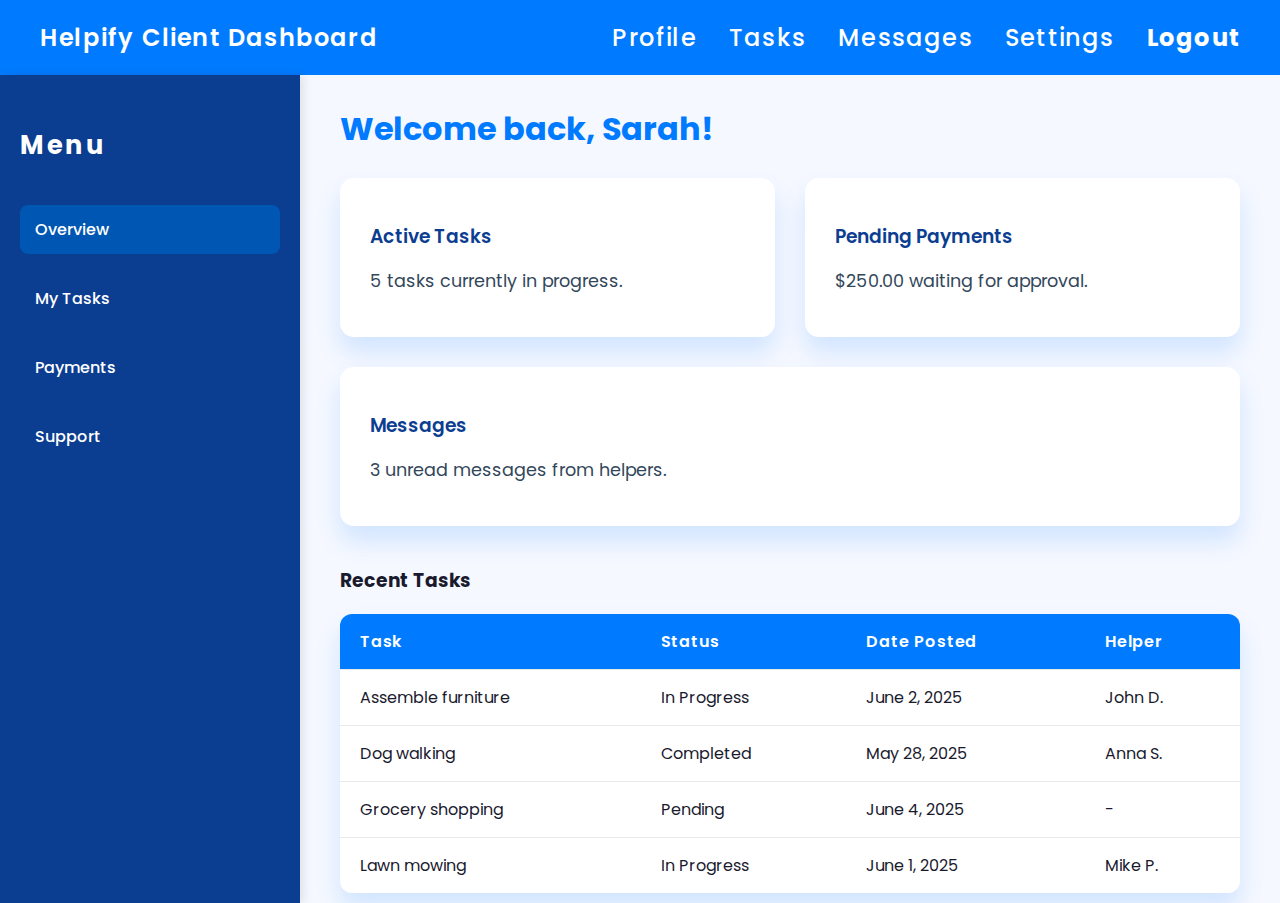
<file: dash.html>
<!DOCTYPE html>
<html lang="en">
<head>
  <meta charset="UTF-8" />
  <meta name="viewport" content="width=device-width, initial-scale=1" />
  <title>Client Dashboard - Helpify</title>
  <link href="https://fonts.googleapis.com/css2?family=Poppins:wght@400;600&display=swap" rel="stylesheet" />
  <style>
    body {
      font-family: 'Poppins', sans-serif;
      margin: 0;
      background: #f5f8ff;
      color: #1a1a2e;
    }
    header {
      background: #007bff;
      color: white;
      padding: 20px 40px;
      font-weight: 600;
      font-size: 1.5rem;
      letter-spacing: 0.05em;
      display: flex;
      justify-content: space-between;
      align-items: center;
    }
    header nav a {
      color: white;
      text-decoration: none;
      margin-left: 25px;
      font-weight: 500;
      transition: color 0.3s ease;
    }
    header nav a:hover {
      color: #cce0ff;
    }

    .dashboard-container {
      display: flex;
      height: calc(100vh - 72px);
    }
    /* Sidebar */
    .sidebar {
      width: 260px;
      background: #0b3d91;
      color: white;
      display: flex;
      flex-direction: column;
      padding: 30px 20px;
      box-shadow: 3px 0 10px rgba(0,0,0,0.1);
    }
    .sidebar h2 {
      margin-bottom: 40px;
      font-weight: 700;
      font-size: 1.6rem;
      letter-spacing: 0.1em;
    }
    .sidebar a {
      color: white;
      text-decoration: none;
      margin-bottom: 20px;
      font-weight: 500;
      padding: 12px 15px;
      border-radius: 8px;
      transition: background 0.3s ease;
    }
    .sidebar a.active,
    .sidebar a:hover {
      background: #0056b3;
    }

    /* Main content */
    .main-content {
      flex: 1;
      padding: 30px 40px;
      overflow-y: auto;
    }
    .welcome-msg {
      font-size: 2rem;
      font-weight: 700;
      margin-bottom: 25px;
      color: #007bff;
    }

    /* Cards */
    .cards {
      display: flex;
      gap: 30px;
      flex-wrap: wrap;
      margin-bottom: 40px;
    }
    .card {
      background: white;
      box-shadow: 0 15px 25px rgba(0,123,255,0.15);
      border-radius: 14px;
      padding: 25px 30px;
      flex: 1 1 250px;
      min-width: 250px;
      transition: transform 0.3s ease;
      cursor: default;
    }
    .card:hover {
      transform: translateY(-8px);
      box-shadow: 0 25px 35px rgba(0,123,255,0.25);
    }
    .card h3 {
      font-weight: 600;
      margin-bottom: 10px;
      color: #0b3d91;
    }
    .card p {
      font-size: 1.1rem;
      color: #33475b;
    }

    /* Table */
    table {
      width: 100%;
      border-collapse: collapse;
      background: white;
      border-radius: 12px;
      overflow: hidden;
      box-shadow: 0 15px 25px rgba(0,123,255,0.15);
    }
    th, td {
      padding: 15px 20px;
      text-align: left;
      border-bottom: 1px solid #eaeaea;
    }
    th {
      background: #007bff;
      color: white;
      font-weight: 600;
      letter-spacing: 0.05em;
    }
    tr:last-child td {
      border-bottom: none;
    }
    tbody tr:hover {
      background: #f0f6ff;
    }

    /* Responsive */
    @media (max-width: 900px) {
      .dashboard-container {
        flex-direction: column;
      }
      .sidebar {
        width: 100%;
        flex-direction: row;
        overflow-x: auto;
        padding: 15px;
      }
      .sidebar h2 {
        display: none;
      }
      .sidebar a {
        margin-bottom: 0;
        margin-right: 20px;
        padding: 10px 15px;
        white-space: nowrap;
      }
      .main-content {
        padding: 20px;
      }
      .cards {
        flex-direction: column;
      }
    }
  </style>
</head>
<body>

  <header>
    Helpify Client Dashboard
    <nav>
      <a href="#">Profile</a>
      <a href="#">Tasks</a>
      <a href="#">Messages</a>
      <a href="#">Settings</a>
      <a href="#" style="font-weight: 700;">Logout</a>
    </nav>
  </header>

  <div class="dashboard-container">
    <aside class="sidebar">
      <h2>Menu</h2>
      <a href="#" class="active">Overview</a>
      <a href="#">My Tasks</a>
      <a href="#">Payments</a>
      <a href="#">Support</a>
    </aside>

    <main class="main-content">
      <div class="welcome-msg">Welcome back, Sarah!</div>

      <div class="cards">
        <div class="card">
          <h3>Active Tasks</h3>
          <p>5 tasks currently in progress.</p>
        </div>
        <div class="card">
          <h3>Pending Payments</h3>
          <p>$250.00 waiting for approval.</p>
        </div>
        <div class="card">
          <h3>Messages</h3>
          <p>3 unread messages from helpers.</p>
        </div>
      </div>

      <h3>Recent Tasks</h3>
      <table>
        <thead>
          <tr>
            <th>Task</th>
            <th>Status</th>
            <th>Date Posted</th>
            <th>Helper</th>
          </tr>
        </thead>
        <tbody>
          <tr>
            <td>Assemble furniture</td>
            <td>In Progress</td>
            <td>June 2, 2025</td>
            <td>John D.</td>
          </tr>
          <tr>
            <td>Dog walking</td>
            <td>Completed</td>
            <td>May 28, 2025</td>
            <td>Anna S.</td>
          </tr>
          <tr>
            <td>Grocery shopping</td>
            <td>Pending</td>
            <td>June 4, 2025</td>
            <td>-</td>
          </tr>
          <tr>
            <td>Lawn mowing</td>
            <td>In Progress</td>
            <td>June 1, 2025</td>
            <td>Mike P.</td>
          </tr>
        </tbody>
      </table>

    </main>
  </div>

</body>
</html>
</file>
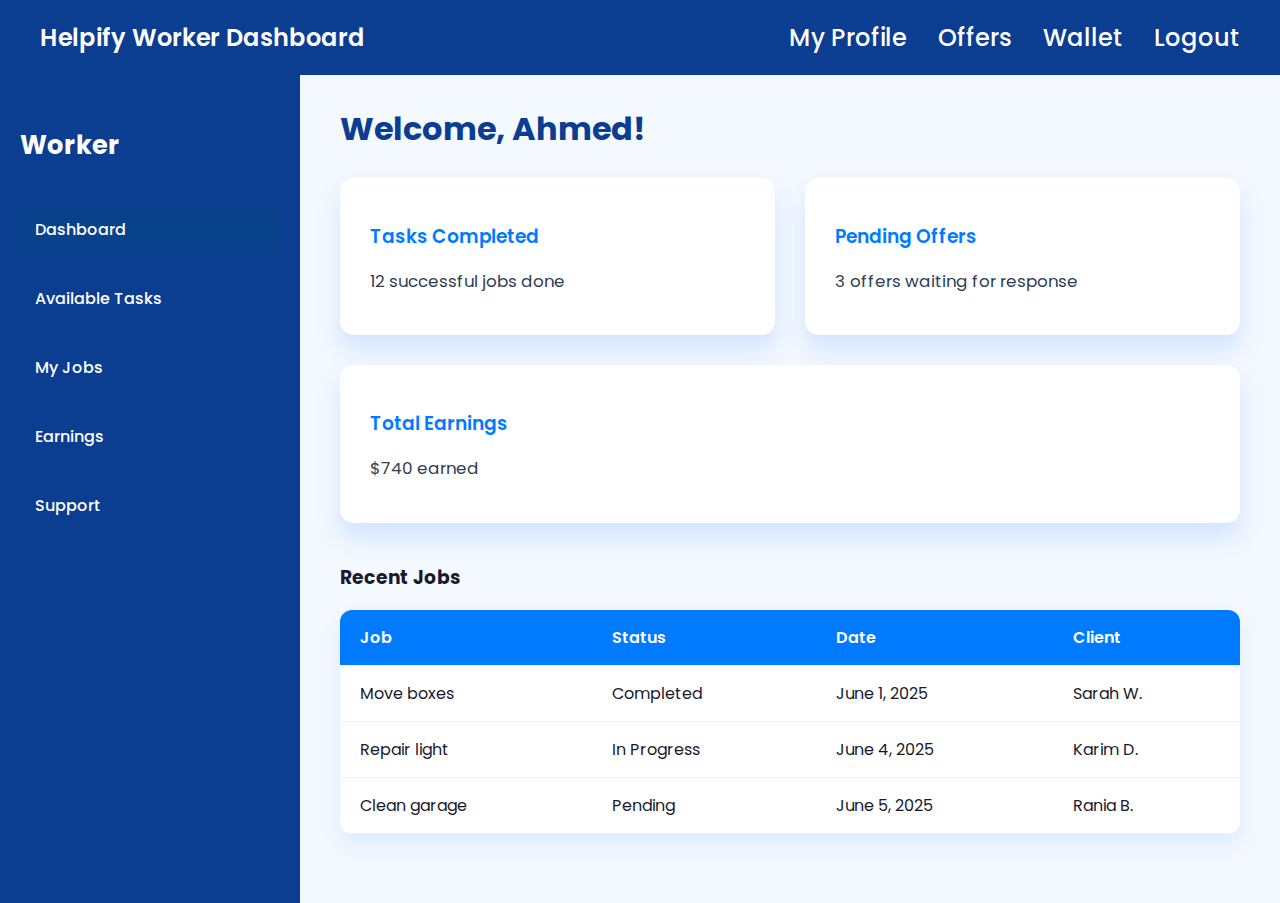
<file: worker.html>
<!DOCTYPE html>
<html lang="en">
<head>
  <meta charset="UTF-8" />
  <meta name="viewport" content="width=device-width, initial-scale=1" />
  <title>Worker Dashboard - Helpify</title>
  <link href="https://fonts.googleapis.com/css2?family=Poppins:wght@400;600;700&display=swap" rel="stylesheet" />
  <style>
    body {
      margin: 0;
      font-family: 'Poppins', sans-serif;
      background: #f4f8ff;
      color: #1a1a2e;
    }

    header {
      background: #0b3d91;
      color: white;
      padding: 20px 40px;
      font-size: 1.5rem;
      font-weight: 600;
      display: flex;
      justify-content: space-between;
      align-items: center;
    }

    header nav a {
      color: white;
      text-decoration: none;
      margin-left: 25px;
      font-weight: 500;
      transition: color 0.3s ease;
    }

    header nav a:hover {
      color: #cce0ff;
    }

    .dashboard {
      display: flex;
      height: calc(100vh - 72px);
    }

    .sidebar {
      width: 260px;
      background: #0b3d91;
      color: white;
      padding: 30px 20px;
      display: flex;
      flex-direction: column;
    }

    .sidebar h2 {
      margin-bottom: 40px;
      font-weight: 700;
      font-size: 1.6rem;
    }

    .sidebar a {
      color: white;
      text-decoration: none;
      margin-bottom: 20px;
      font-weight: 500;
      padding: 12px 15px;
      border-radius: 8px;
      transition: background 0.3s ease;
    }

    .sidebar a.active,
    .sidebar a:hover {
      background: #08428a;
    }

    .main-content {
      flex: 1;
      padding: 30px 40px;
      overflow-y: auto;
    }

    .welcome {
      font-size: 2rem;
      font-weight: 700;
      margin-bottom: 25px;
      color: #0b3d91;
    }

    .stats {
      display: flex;
      gap: 30px;
      flex-wrap: wrap;
      margin-bottom: 40px;
    }

    .card {
      background: white;
      box-shadow: 0 15px 25px rgba(0, 123, 255, 0.15);
      border-radius: 14px;
      padding: 25px 30px;
      flex: 1 1 250px;
      min-width: 250px;
      transition: transform 0.3s ease;
      cursor: default;
    }

    .card:hover {
      transform: translateY(-8px);
      box-shadow: 0 25px 35px rgba(0, 123, 255, 0.25);
    }

    .card h3 {
      margin-bottom: 10px;
      font-weight: 600;
      color: #007bff;
    }

    .card p {
      font-size: 1.05rem;
      color: #2e3d55;
    }

    table {
      width: 100%;
      border-collapse: collapse;
      background: white;
      border-radius: 12px;
      overflow: hidden;
      box-shadow: 0 10px 20px rgba(0,123,255,0.1);
    }

    th, td {
      padding: 15px 20px;
      text-align: left;
      border-bottom: 1px solid #f0f0f0;
    }

    th {
      background: #007bff;
      color: white;
      font-weight: 600;
    }

    tbody tr:hover {
      background: #f2faff;
    }

    @media (max-width: 900px) {
      .dashboard {
        flex-direction: column;
      }

      .sidebar {
        width: 100%;
        flex-direction: row;
        overflow-x: auto;
        padding: 15px;
      }

      .sidebar h2 {
        display: none;
      }

      .sidebar a {
        margin-bottom: 0;
        margin-right: 20px;
        white-space: nowrap;
      }

      .main-content {
        padding: 20px;
      }

      .stats {
        flex-direction: column;
      }
    }
  </style>
</head>
<body>

  <header>
    Helpify Worker Dashboard
    <nav>
      <a href="#">My Profile</a>
      <a href="#">Offers</a>
      <a href="#">Wallet</a>
      <a href="#">Logout</a>
    </nav>
  </header>

  <div class="dashboard">
    <aside class="sidebar">
      <h2>Worker</h2>
      <a href="#" class="active">Dashboard</a>
      <a href="#">Available Tasks</a>
      <a href="#">My Jobs</a>
      <a href="#">Earnings</a>
      <a href="#">Support</a>
    </aside>

    <main class="main-content">
      <div class="welcome">Welcome, Ahmed!</div>

      <div class="stats">
        <div class="card">
          <h3>Tasks Completed</h3>
          <p>12 successful jobs done</p>
        </div>
        <div class="card">
          <h3>Pending Offers</h3>
          <p>3 offers waiting for response</p>
        </div>
        <div class="card">
          <h3>Total Earnings</h3>
          <p>$740 earned</p>
        </div>
      </div>

      <h3>Recent Jobs</h3>
      <table>
        <thead>
          <tr>
            <th>Job</th>
            <th>Status</th>
            <th>Date</th>
            <th>Client</th>
          </tr>
        </thead>
        <tbody>
          <tr>
            <td>Move boxes</td>
            <td>Completed</td>
            <td>June 1, 2025</td>
            <td>Sarah W.</td>
          </tr>
          <tr>
            <td>Repair light</td>
            <td>In Progress</td>
            <td>June 4, 2025</td>
            <td>Karim D.</td>
          </tr>
          <tr>
            <td>Clean garage</td>
            <td>Pending</td>
            <td>June 5, 2025</td>
            <td>Rania B.</td>
          </tr>
        </tbody>
      </table>
    </main>
  </div>

</body>
</html>
</file>
